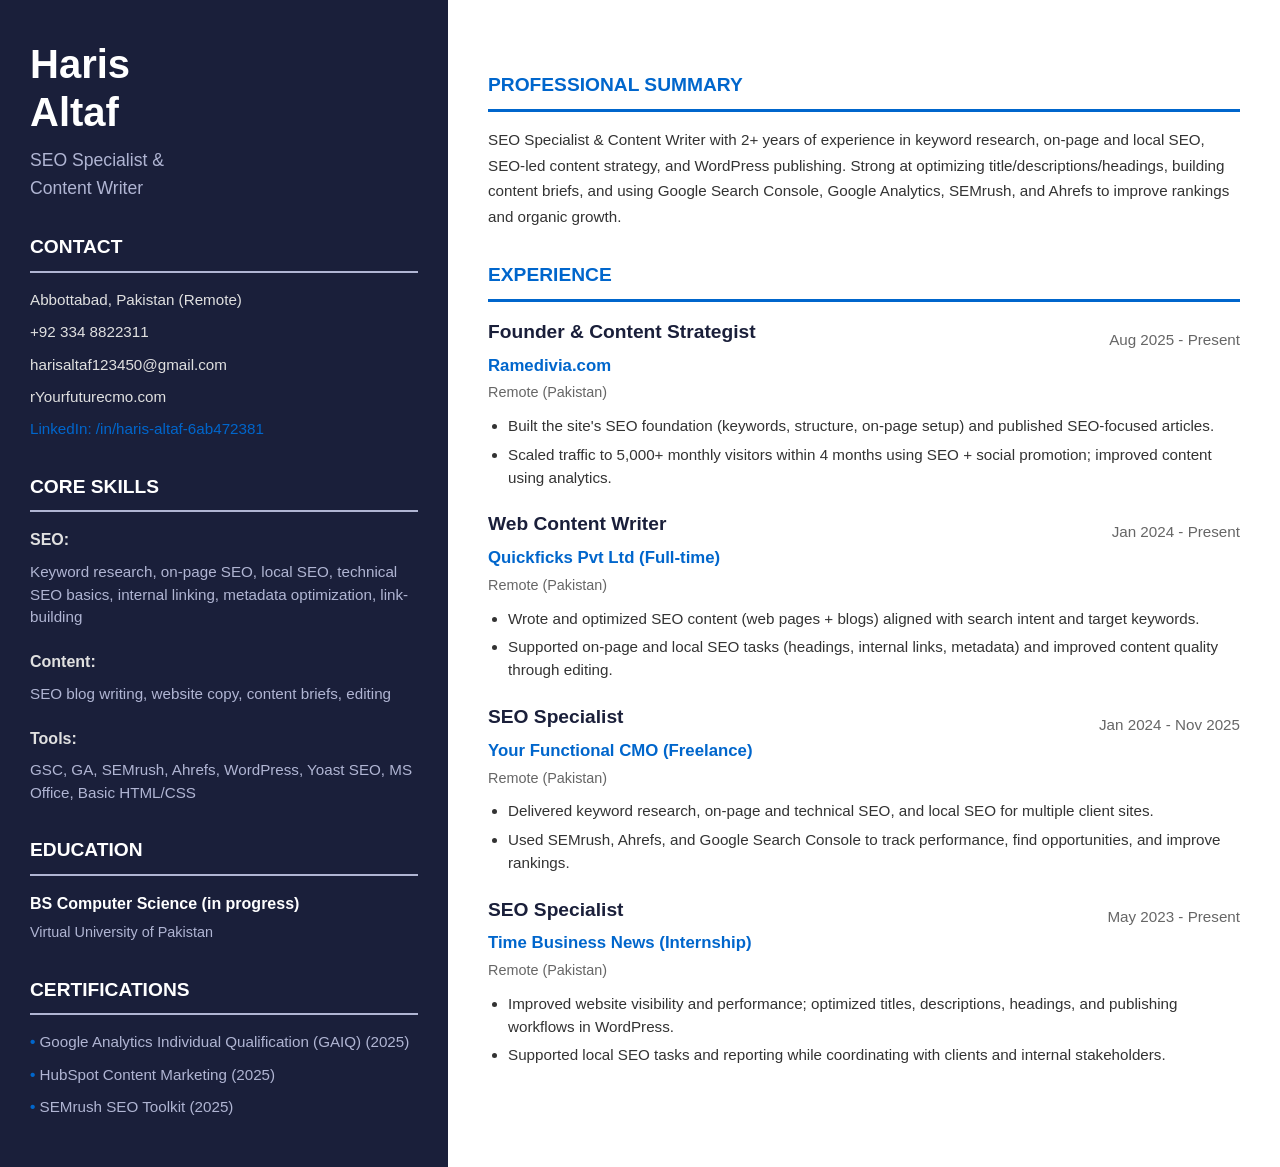
<file: resume.html>
<!DOCTYPE html>
<html lang="en">
<head>
    <meta charset="UTF-8">
    <meta name="viewport" content="width=device-width, initial-scale=1.0">
    <title>Haris Altaf - SEO Specialist & Content Writer | Resume</title>
    <style>
        * {
            margin: 0;
            padding: 0;
            box-sizing: border-box;
        }

        body {
            font-family: 'Segoe UI', Tahoma, Geneva, Verdana, sans-serif;
            line-height: 1.6;
            color: #333;
        }

        .container {
            display: flex;
            min-height: 100vh;
            background: #f5f5f5;
        }

        .sidebar {
            background: #1a1f3a;
            color: #e0e0e0;
            padding: 40px 30px;
            width: 35%;
            min-height: 100vh;
        }

        .main-content {
            background: white;
            padding: 40px;
            width: 65%;
            overflow-y: auto;
        }

        h1 {
            font-size: 2.5em;
            font-weight: 700;
            margin-bottom: 10px;
            color: white;
            line-height: 1.2;
        }

        .subtitle {
            font-size: 1.1em;
            color: #b0b5d3;
            margin-bottom: 30px;
        }

        .section-title {
            font-size: 1.2em;
            font-weight: 700;
            text-transform: uppercase;
            margin-top: 30px;
            margin-bottom: 15px;
            border-bottom: 2px solid #b0b5d3;
            padding-bottom: 8px;
            color: white;
        }

        .main-content .section-title {
            color: #0066cc;
            border-bottom: 3px solid #0066cc;
        }

        .contact-item {
            font-size: 0.95em;
            margin-bottom: 8px;
            word-break: break-word;
        }

        .skills-category {
            margin-bottom: 20px;
        }

        .skills-category strong {
            display: block;
            margin-bottom: 8px;
            color: #e0e0e0;
        }

        .skills-category p {
            font-size: 0.95em;
            line-height: 1.5;
            color: #b0b5d3;
        }

        .education-item, .cert-item {
            margin-bottom: 15px;
        }

        .education-item strong {
            display: block;
            color: white;
            margin-bottom: 3px;
        }

        .education-item span {
            font-size: 0.9em;
            color: #b0b5d3;
        }

        .cert-item {
            font-size: 0.95em;
            color: #b0b5d3;
            margin-bottom: 8px;
        }

        .cert-item::before {
            content: "• ";
            color: #0066cc;
            font-weight: bold;
        }

        .job-title {
            font-size: 1.2em;
            font-weight: 700;
            color: #1a1f3a;
            margin-bottom: 5px;
        }

        .company {
            color: #0066cc;
            font-weight: 600;
            font-size: 1.05em;
        }

        .job-date {
            color: #666;
            font-size: 0.95em;
            float: right;
            margin-top: -25px;
        }

        .job-description {
            margin-bottom: 20px;
            margin-top: 10px;
        }

        .job-description ul {
            margin-left: 20px;
            margin-top: 8px;
        }

        .job-description li {
            margin-bottom: 6px;
            line-height: 1.5;
            font-size: 0.95em;
        }

        .professional-summary {
            font-size: 0.95em;
            line-height: 1.7;
            color: #333;
            margin-bottom: 20px;
        }

        .clearfix::after {
            content: "";
            display: table;
            clear: both;
        }

        @media print {
            body {
                background: white;
            }
            .container {
                display: flex;
            }
            .sidebar, .main-content {
                box-shadow: none;
            }
        }

        @media (max-width: 1024px) {
            .container {
                flex-direction: column;
            }
            .sidebar, .main-content {
                width: 100%;
                min-height: auto;
            }
        }
    </style>
</head>
<body>
    <div class="container">
        <!-- Sidebar -->
        <div class="sidebar">
            <h1>Haris<br>Altaf</h1>
            <p class="subtitle">SEO Specialist &<br>Content Writer</p>

            <div class="section-title">CONTACT</div>
            <div class="contact-item">Abbottabad, Pakistan (Remote)</div>
            <div class="contact-item">+92 334 8822311</div>
            <div class="contact-item">harisaltaf123450@gmail.com</div>
            <div class="contact-item">rYourfuturecmo.com</div>
            <div class="contact-item"><a href="https://www.linkedin.com/in/haris-altaf-6ab472381/" style="color: #0066cc; text-decoration: none;">LinkedIn: /in/haris-altaf-6ab472381</a></div>

            <div class="section-title">CORE SKILLS</div>
            
            <div class="skills-category">
                <strong>SEO:</strong>
                <p>Keyword research, on-page SEO, local SEO, technical SEO basics, internal linking, metadata optimization, link-building</p>
            </div>

            <div class="skills-category">
                <strong>Content:</strong>
                <p>SEO blog writing, website copy, content briefs, editing</p>
            </div>

            <div class="skills-category">
                <strong>Tools:</strong>
                <p>GSC, GA, SEMrush, Ahrefs, WordPress, Yoast SEO, MS Office, Basic HTML/CSS</p>
            </div>

            <div class="section-title">EDUCATION</div>
            <div class="education-item">
                <strong>BS Computer Science (in progress)</strong>
                <span>Virtual University of Pakistan</span>
            </div>

            <div class="section-title">CERTIFICATIONS</div>
            <div class="cert-item">Google Analytics Individual Qualification (GAIQ) (2025)</div>
            <div class="cert-item">HubSpot Content Marketing (2025)</div>
            <div class="cert-item">SEMrush SEO Toolkit (2025)</div>
        </div>

        <!-- Main Content -->
        <div class="main-content">
            <div class="section-title">PROFESSIONAL SUMMARY</div>
            <p class="professional-summary">
                SEO Specialist & Content Writer with 2+ years of experience in keyword research, on-page and local SEO, SEO-led content strategy, and WordPress publishing. Strong at optimizing title/descriptions/headings, building content briefs, and using Google Search Console, Google Analytics, SEMrush, and Ahrefs to improve rankings and organic growth.
            </p>

            <div class="section-title">EXPERIENCE</div>

            <div class="clearfix">
                <div class="job-title">Founder & Content Strategist</div>
                <div class="job-date">Aug 2025 - Present</div>
                <div class="company">Ramedivia.com</div>
                <span style="color: #666; font-size: 0.9em;">Remote (Pakistan)</span>
            </div>
            <div class="job-description">
                <ul>
                    <li>Built the site's SEO foundation (keywords, structure, on-page setup) and published SEO-focused articles.</li>
                    <li>Scaled traffic to 5,000+ monthly visitors within 4 months using SEO + social promotion; improved content using analytics.</li>
                </ul>
            </div>

            <div class="clearfix">
                <div class="job-title">Web Content Writer</div>
                <div class="job-date">Jan 2024 - Present</div>
                <div class="company">Quickficks Pvt Ltd (Full-time)</div>
                <span style="color: #666; font-size: 0.9em;">Remote (Pakistan)</span>
            </div>
            <div class="job-description">
                <ul>
                    <li>Wrote and optimized SEO content (web pages + blogs) aligned with search intent and target keywords.</li>
                    <li>Supported on-page and local SEO tasks (headings, internal links, metadata) and improved content quality through editing.</li>
                </ul>
            </div>

            <div class="clearfix">
                <div class="job-title">SEO Specialist</div>
                <div class="job-date">Jan 2024 - Nov 2025</div>
                <div class="company">Your Functional CMO (Freelance)</div>
                <span style="color: #666; font-size: 0.9em;">Remote (Pakistan)</span>
            </div>
            <div class="job-description">
                <ul>
                    <li>Delivered keyword research, on-page and technical SEO, and local SEO for multiple client sites.</li>
                    <li>Used SEMrush, Ahrefs, and Google Search Console to track performance, find opportunities, and improve rankings.</li>
                </ul>
            </div>

            <div class="clearfix">
                <div class="job-title">SEO Specialist</div>
                <div class="job-date">May 2023 - Present</div>
                <div class="company">Time Business News (Internship)</div>
                <span style="color: #666; font-size: 0.9em;">Remote (Pakistan)</span>
            </div>
            <div class="job-description">
                <ul>
                    <li>Improved website visibility and performance; optimized titles, descriptions, headings, and publishing workflows in WordPress.</li>
                    <li>Supported local SEO tasks and reporting while coordinating with clients and internal stakeholders.</li>
                </ul>
            </div>
        </div>
    </div>
</body>
</html>
</file>
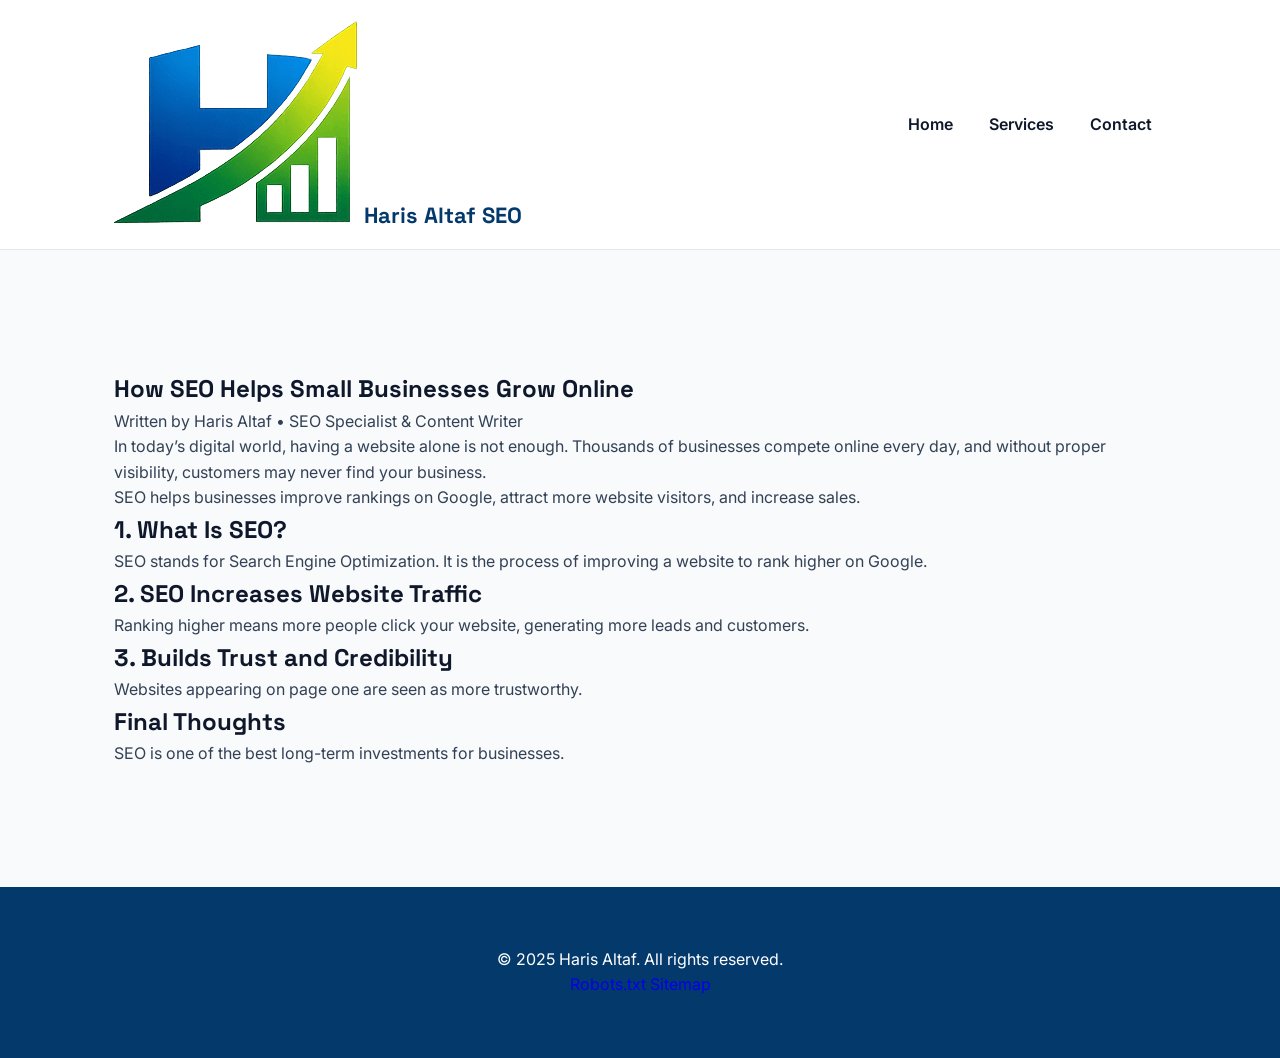
<file: blog/seo-tips.html>
<!DOCTYPE html>
<html lang="en">
<head>
    <meta charset="UTF-8">
    <meta name="viewport" content="width=device-width, initial-scale=1.0">

    <title>How SEO Helps Small Businesses Grow Online</title>

    <meta name="description"
        content="Learn how SEO helps small businesses grow online, improve rankings, and attract more customers.">

    <!-- SAME FONTS AS HOMEPAGE -->
    <link rel="preconnect" href="https://fonts.googleapis.com">
    <link rel="preconnect" href="https://fonts.gstatic.com" crossorigin>

    <link href="https://fonts.googleapis.com/css2?family=Inter:wght@400;500;600;700;800&family=Space+Grotesk:wght@600;700&display=swap" rel="stylesheet">

    <!-- FONT AWESOME -->
    <link rel="stylesheet"
        href="https://cdnjs.cloudflare.com/ajax/libs/font-awesome/6.4.0/css/all.min.css">

    <!-- CONNECT YOUR MAIN CSS -->
    <link rel="stylesheet" href="../styles.css">

    <!-- Favicon -->
    <link rel="icon" type="image/png" href="../logo (2).png">
</head>

<body>

    <!-- NAVBAR -->
    <nav class="navbar">
        <div class="nav-container">

            <div class="nav-logo">
                <a href="../index.html" class="logo-link">
                    <img src="../logo (2).png" alt="Logo" class="site-logo">
                    <span class="logo-text">Haris Altaf SEO</span>
                </a>
            </div>

            <ul class="nav-menu">
                <li class="nav-item">
                    <a href="../index.html" class="nav-link">Home</a>
                </li>

                <li class="nav-item">
                    <a href="../index.html#services" class="nav-link">Services</a>
                </li>

                <li class="nav-item">
                    <a href="../index.html#contact" class="nav-link">Contact</a>
                </li>
            </ul>
        </div>
    </nav>

    <!-- BLOG SECTION -->
    <section class="blog-page">
        <div class="container">
            <div class="blog-container">

                <h1 class="blog-title">
                    How SEO Helps Small Businesses Grow Online
                </h1>

                <div class="blog-meta">
                    Written by Haris Altaf • SEO Specialist & Content Writer
                </div>

                <div class="blog-content">

                    <div class="intro">
                        In today’s digital world, having a website alone is not enough.
                        Thousands of businesses compete online every day, and without
                        proper visibility, customers may never find your business.
                    </div>

                    <p>
                        SEO helps businesses improve rankings on Google, attract
                        more website visitors, and increase sales.
                    </p>

                    <h2>1. What Is SEO?</h2>

                    <p>
                        SEO stands for Search Engine Optimization. It is the process
                        of improving a website to rank higher on Google.
                    </p>

                    <h2>2. SEO Increases Website Traffic</h2>

                    <p>
                        Ranking higher means more people click your website,
                        generating more leads and customers.
                    </p>

                    <h2>3. Builds Trust and Credibility</h2>

                    <p>
                        Websites appearing on page one are seen as more trustworthy.
                    </p>

                    <h2>Final Thoughts</h2>

                    <p>
                        SEO is one of the best long-term investments for businesses.
                    </p>

                </div>
            </div>
        </div>
    </section>

    <!-- FOOTER -->
    <footer class="footer">
        <div class="container">
            <div class="footer-content">
                <p>© 2025 Haris Altaf. All rights reserved.</p>

                <div class="footer-links">
                    <a href="../robots.txt">Robots.txt</a>
                    <a href="../sitemap.xml">Sitemap</a>
                </div>
            </div>
        </div>
    </footer>

    <!-- JS -->
    <script src="../script.js"></script>

</body>
</html>
</file>
<file: styles.css>
/* =====================================================
   styles.css — Professional Light Theme, 8D Glare Cards, Fullscreen Hero
   ===================================================== */

:root {
  --brand-primary: #04396b;
  --brand-secondary: #143177;
  --accent-blue: #3b82f6;
  --accent-light: #eff6ff;
  --bg-main: #f8fafc;
  --bg-card: #ffffff;
  --text-heading: #0f172a;
  --text-main: #334155;
  --text-muted: #64748b;
  --border-light: #e2e8f0;
  
  /* Upgraded Shadows */
  --shadow-sm: 0 4px 6px -1px rgba(0, 0, 0, 0.05);
  --shadow-md: 0 10px 15px -3px rgba(0, 0, 0, 0.1);
  --shadow-glow: 0 20px 40px rgba(4, 57, 107, 0.12), 0 0 20px rgba(59, 130, 246, 0.2);
  
  --transition: 400ms cubic-bezier(0.175, 0.885, 0.32, 1.275);
  --container-max: 1100px;
}

* { box-sizing: border-box; margin: 0; padding: 0; }
html { scroll-behavior: smooth; }
body { font-family: 'Inter', system-ui, sans-serif; background-color: var(--bg-main); color: var(--text-main); line-height: 1.6; overflow-x: hidden; }
h1, h2, h3, h4, h5, h6, .logo-text, .role { color: var(--text-heading); font-family: 'Space Grotesk', sans-serif; }
a { text-decoration: none; }
.container { width: 100%; max-width: var(--container-max); margin: 0 auto; padding: 0 24px; }
.mt-5 { margin-top: 60px; }

/* Increased Page Length (Padding on all sections) */
section { padding: 120px 0; }

/* ============================
   8D SPATIAL BACKGROUND ORBS
   ============================ */
.spatial-environment { position: fixed; top: 0; left: 0; width: 100%; height: 100%; pointer-events: none; z-index: -1; overflow: hidden; }
.floating-orb { position: absolute; border-radius: 50%; filter: blur(80px); opacity: 0.15; animation: float-orb 12s infinite alternate ease-in-out; }
.orb-1 { width: 500px; height: 500px; background: var(--brand-primary); top: -10%; left: -10%; }
.orb-2 { width: 400px; height: 400px; background: var(--accent-blue); bottom: 10%; right: -5%; animation-delay: -4s; }
.orb-3 { width: 300px; height: 300px; background: #38bdf8; top: 40%; left: 40%; animation-delay: -8s; }
@keyframes float-orb { 0% { transform: translate(0, 0) scale(1); } 100% { transform: translate(50px, 50px) scale(1.1); } }

/* ============================
   NAVBAR
   ============================ */
.navbar { position: sticky; top: 0; z-index: 60; background: rgba(255, 255, 255, 0.9); backdrop-filter: blur(10px); border-bottom: 1px solid var(--border-light); }
.nav-container { display: flex; align-items: center; justify-content: space-between; max-width: var(--container-max); margin: 0 auto; padding: 16px 24px; }
.logo-text { font-weight: 800; font-size: 22px; color: var(--brand-primary); }
.nav-menu { display: flex; gap: 8px; list-style: none; align-items: center; }
.nav-link { color: var(--text-heading); font-weight: 600; padding: 8px 14px; border-radius: 8px; transition: var(--transition); }
.nav-link:hover { background: var(--accent-light); color: var(--accent-blue); }
.nav-link-resume { background: linear-gradient(135deg, var(--brand-primary), var(--brand-secondary)); color: #fff !important; }
.nav-link-resume:hover { transform: translateY(-2px); box-shadow: var(--shadow-md); }

.hamburger { display: none; cursor: pointer; flex-direction: column; gap: 5px; }
.hamburger span { display: block; height: 3px; width: 25px; background: var(--brand-primary); transition: 0.3s; }
.nav-menu.active { display: flex; position: absolute; top: 70px; right: 20px; width: 220px; background: var(--bg-card); border: 1px solid var(--border-light); border-radius: 12px; padding: 16px; flex-direction: column; box-shadow: var(--shadow-md); }

/* ============================
   NEW FULLSCREEN HERO SECTION
   ============================ */
.hero-fullscreen { 
    height: 100vh; 
    min-height: 700px;
    display: flex; 
    flex-direction: column;
    align-items: center; 
    justify-content: center; 
    position: relative; 
    text-align: center;
    padding: 0; /* Override the 120px default */
}

/* Background Watermark Text */
.hero-bg-text {
    position: absolute;
    font-size: 25vw;
    font-weight: 900;
    color: rgba(4, 57, 107, 0.03);
    z-index: -1;
    top: 50%;
    left: 50%;
    transform: translate(-50%, -50%);
    pointer-events: none;
    font-family: 'Space Grotesk', sans-serif;
}

.hero-greeting { font-size: 24px; color: var(--accent-blue); font-weight: 700; letter-spacing: 2px; margin-bottom: 10px; }
.hero-massive { 
    font-size: clamp(4rem, 10vw, 8rem); 
    line-height: 1; 
    font-weight: 900; 
    color: var(--brand-primary);
    margin-bottom: 24px;
    letter-spacing: -2px;
}
.hero-tagline { font-size: 20px; color: var(--text-main); font-weight: 500; margin-bottom: 40px; max-width: 600px; margin-left: auto; margin-right: auto; }

.hero-actions { display: flex; gap: 20px; justify-content: center; flex-wrap: wrap; }
.btn-large { padding: 16px 36px; font-size: 18px; border-radius: 50px; } /* Pill shape buttons for hero */

.scroll-indicator { position: absolute; bottom: 40px; left: 50%; transform: translateX(-50%); display: flex; flex-direction: column; align-items: center; color: var(--text-muted); font-size: 14px; font-weight: 600; }
.bounce { animation: bounce 2s infinite; margin-top: 10px; font-size: 20px; color: var(--brand-primary); }
@keyframes bounce { 0%, 20%, 50%, 80%, 100% { transform: translateY(0); } 40% { transform: translateY(-10px); } 60% { transform: translateY(-5px); } }

/* ============================
   STATS BANNER
   ============================ */
.stats-banner { padding: 60px 0; background: var(--brand-primary); color: #fff; margin-top: -60px; position: relative; z-index: 2; border-radius: 24px; max-width: 1200px; margin-left: auto; margin-right: auto; box-shadow: var(--shadow-md); }
.stats-grid { display: flex; justify-content: space-around; flex-wrap: wrap; text-align: center; gap: 30px; padding: 0 !important; }
.stats-grid .stat-item { display: flex; flex-direction: column; font-size: 40px; font-weight: 800; font-family: 'Space Grotesk', sans-serif; }
.stats-grid .stat-label { font-size: 14px; font-weight: 600; color: var(--accent-blue); text-transform: uppercase; letter-spacing: 1px; font-family: 'Inter', sans-serif; margin-top: 8px; }

/* ============================
   UPGRADED HOVER EFFECTS (.js-tilt)
   Includes Glare and Glow
   ============================ */
.about-card, .service-card, .package-card, .timeline-item, .social-profile-card {
  background: rgba(255, 255, 255, 0.8); backdrop-filter: blur(20px); -webkit-backdrop-filter: blur(20px);
  border: 1px solid rgba(255, 255, 255, 0.9); border-radius: 16px; padding: 40px 32px;
  box-shadow: var(--shadow-sm); transform-style: preserve-3d; perspective: 1000px;
  
  /* Important for Glare effect */
  position: relative;
  overflow: hidden; 
  transition: transform 0.4s ease-out, box-shadow 0.4s ease, border-color 0.4s ease;
}

/* The Swipe Glare */
.js-tilt::after {
    content: ''; position: absolute; top: 0; left: -150%;
    width: 50%; height: 100%;
    background: linear-gradient(to right, rgba(255,255,255,0) 0%, rgba(255,255,255,0.8) 50%, rgba(255,255,255,0) 100%);
    transform: skewX(-25deg);
    transition: left 0.7s ease;
    z-index: 10; pointer-events: none;
}

.js-tilt:hover::after { left: 200%; }

/* The Hover Glow & Lift */
.js-tilt:hover {
    box-shadow: var(--shadow-glow);
    border-color: rgba(59, 130, 246, 0.5); /* Blue border tint on hover */
    z-index: 5;
}

.card-icon, .about-icon, .service-icon { font-size: 32px; color: var(--accent-blue); margin-bottom: 24px; display: inline-block; padding: 16px; background: var(--accent-light); border-radius: 14px; }

.massive-outline-text {
  font-size: clamp(3rem, 8vw, 6rem); font-family: 'Space Grotesk', sans-serif;
  color: transparent; -webkit-text-stroke: 2px var(--brand-primary); opacity: 0.8; margin-bottom: 60px; text-align: center;
}

/* ============================
   GRIDS & LAYOUTS
   ============================ */
.section-header { margin-bottom: 48px; }
.section-header h2 { font-size: 36px; color: var(--brand-secondary); margin-bottom: 12px; }
.section-header p { color: var(--brand-primary); font-size: 18px; font-weight: 600; }
.about-grid { display: grid; grid-template-columns: repeat(auto-fit, minmax(280px, 1fr)); gap: 32px; }
.services-grid { display: grid; grid-template-columns: repeat(auto-fit, minmax(320px, 1fr)); gap: 32px; }
.packages-grid { display: grid; grid-template-columns: repeat(auto-fit, minmax(340px, 1fr)); gap: 32px; }
.social-grid { display: grid; grid-template-columns: repeat(auto-fit, minmax(200px, 1fr)); gap: 24px; }

/* Packages */
.package-card { display: flex; flex-direction: column; }
.package-card h3 { color: var(--brand-secondary); font-size: 22px; padding-bottom: 20px; border-bottom: 1px solid var(--border-light); margin-bottom: 20px; }
.package-card ul { list-style: none; margin-bottom: 32px; flex-grow: 1; }
.package-card ul li { margin-bottom: 16px; padding-left: 28px; position: relative; font-size: 16px; }
.package-card ul li::before { content: '✓'; position: absolute; left: 0; color: var(--accent-blue); font-weight: bold; font-size: 18px; }
.package-card.featured { border: 2px solid var(--accent-blue); transform: scale(1.02); }

/* Timeline */
.timeline { position: relative; margin-top: 32px; padding-left: 32px; }
.timeline::before { content: ""; position: absolute; left: 15px; top: 0; bottom: 0; width: 3px; background: linear-gradient(var(--brand-primary), var(--accent-light)); border-radius: 3px; }
.timeline-item { margin: 0 0 40px 40px; position: relative; }
.timeline-item::before { content: ""; position: absolute; left: -59px; top: 32px; width: 18px; height: 18px; background: var(--bg-card); border: 4px solid var(--brand-primary); border-radius: 50%; box-shadow: 0 0 0 4px var(--accent-light); z-index: 2; }
.timeline-meta { display: inline-block; background: var(--accent-light); color: var(--brand-primary); padding: 6px 14px; border-radius: 20px; font-size: 14px; font-weight: 700; margin-bottom: 16px; }

/* Socials & Forms */
.social-profile-card { text-align: center; display: flex; flex-direction: column; align-items: center; justify-content: center; }
.social-large-icon { font-size: 48px; color: var(--brand-primary); margin-bottom: 20px; transition: transform 0.3s; }
.social-profile-card:hover .social-large-icon { transform: scale(1.15); color: var(--accent-blue); }

.contact-form-container { max-width: 800px; margin: 0 auto; background: var(--bg-card); padding: 50px; border-radius: 24px; box-shadow: var(--shadow-md); border: 1px solid var(--border-light); }
.contact-form { display: grid; gap: 24px; }
.contact-form input, .contact-form textarea { width: 100%; padding: 18px; border-radius: 12px; background: var(--bg-main); border: 1px solid var(--border-light); font-family: inherit; font-size: 16px; transition: 0.3s; }
.contact-form input:focus, .contact-form textarea:focus { outline: none; border-color: var(--accent-blue); box-shadow: 0 0 0 4px var(--accent-light); }

/* ============================
   BUTTONS
   ============================ */
.btn { display: inline-flex; align-items: center; justify-content: center; gap: 10px; padding: 14px 28px; border-radius: 12px; font-weight: 600; font-size: 16px; border: none; cursor: pointer; transition: 0.3s; text-decoration: none; }
.btn-primary { background: linear-gradient(135deg, var(--brand-primary), var(--brand-secondary)); color: #fff !important; box-shadow: 0 4px 14px rgba(4, 57, 107, 0.2); }
.btn-primary:hover { transform: translateY(-4px); box-shadow: 0 8px 25px rgba(20, 49, 119, 0.4); }
.btn-secondary { background: var(--bg-card); border: 1px solid var(--border-light); color: var(--brand-primary) !important; }
.btn-secondary:hover { background: var(--accent-light); border-color: var(--brand-primary); }

.whatsapp-float { position: fixed; right: 32px; bottom: 32px; z-index: 80; background: linear-gradient(135deg, #25D366, #128C7E); color: #fff; width: 64px; height: 64px; border-radius: 50%; display: flex; align-items: center; justify-content: center; font-size: 32px; box-shadow: 0 10px 20px rgba(37, 211, 102, 0.3); animation: pulse-glow 2s infinite; transition: 0.3s; }
.whatsapp-float:hover { transform: translateY(-8px) scale(1.1); }

.footer { padding: 60px 24px; text-align: center; background: var(--brand-primary); color: #fff; }

/* ============================
   RESPONSIVE
   ============================ */
@media (max-width: 980px) {
  .hero-massive { font-size: 6rem; }
}
@media (max-width: 768px) {
  .nav-menu { display: none; }
  .hamburger { display: flex; }
  .hero-massive { font-size: 4rem; }
  .hero-bg-text { display: none; } /* Hide massive watermark on mobile */
  section { padding: 80px 0; }
  .stats-grid { flex-direction: column; gap: 40px; }
}
</file>
